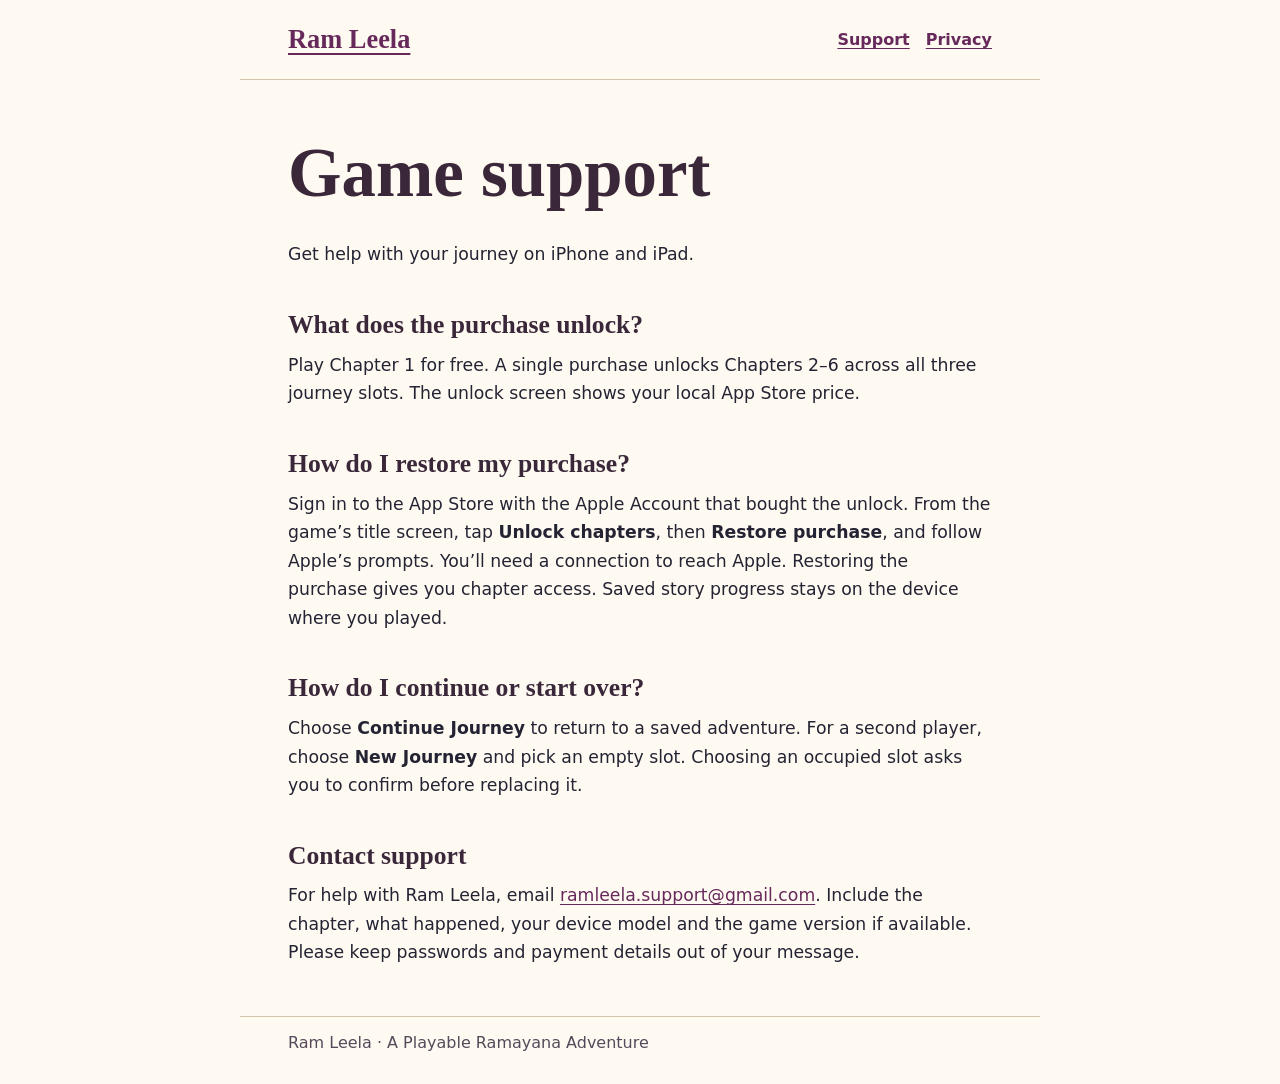
<file: index.html>
<!doctype html>
<html lang="en"><head><meta charset="utf-8"><meta name="viewport" content="width=device-width,initial-scale=1"><title>Game support · Ram Leela</title><link rel="stylesheet" href="site.css"></head>
<body><header><a class="brand" href="./">Ram Leela</a><nav aria-label="Help and policies"><a href="./">Support</a><a href="privacy.html">Privacy</a></nav></header><main><h1>Game support</h1>
<p>Get help with your journey on iPhone and iPad.</p>
<h2>What does the purchase unlock?</h2><p>Play Chapter 1 for free. A single purchase unlocks Chapters 2–6 across all three journey slots. The unlock screen shows your local App Store price.</p>
<h2>How do I restore my purchase?</h2><p>Sign in to the App Store with the Apple Account that bought the unlock. From the game’s title screen, tap <strong>Unlock chapters</strong>, then <strong>Restore purchase</strong>, and follow Apple’s prompts. You’ll need a connection to reach Apple. Restoring the purchase gives you chapter access. Saved story progress stays on the device where you played.</p>
<h2>How do I continue or start over?</h2><p>Choose <strong>Continue Journey</strong> to return to a saved adventure. For a second player, choose <strong>New Journey</strong> and pick an empty slot. Choosing an occupied slot asks you to confirm before replacing it.</p>
<h2>Contact support</h2><p>For help with Ram Leela, email <a href="mailto:ramleela.support@gmail.com">ramleela.support@gmail.com</a>. Include the chapter, what happened, your device model and the game version if available. Please keep passwords and payment details out of your message.</p>
</main><footer>Ram Leela · A Playable Ramayana Adventure</footer></body></html>
</file>
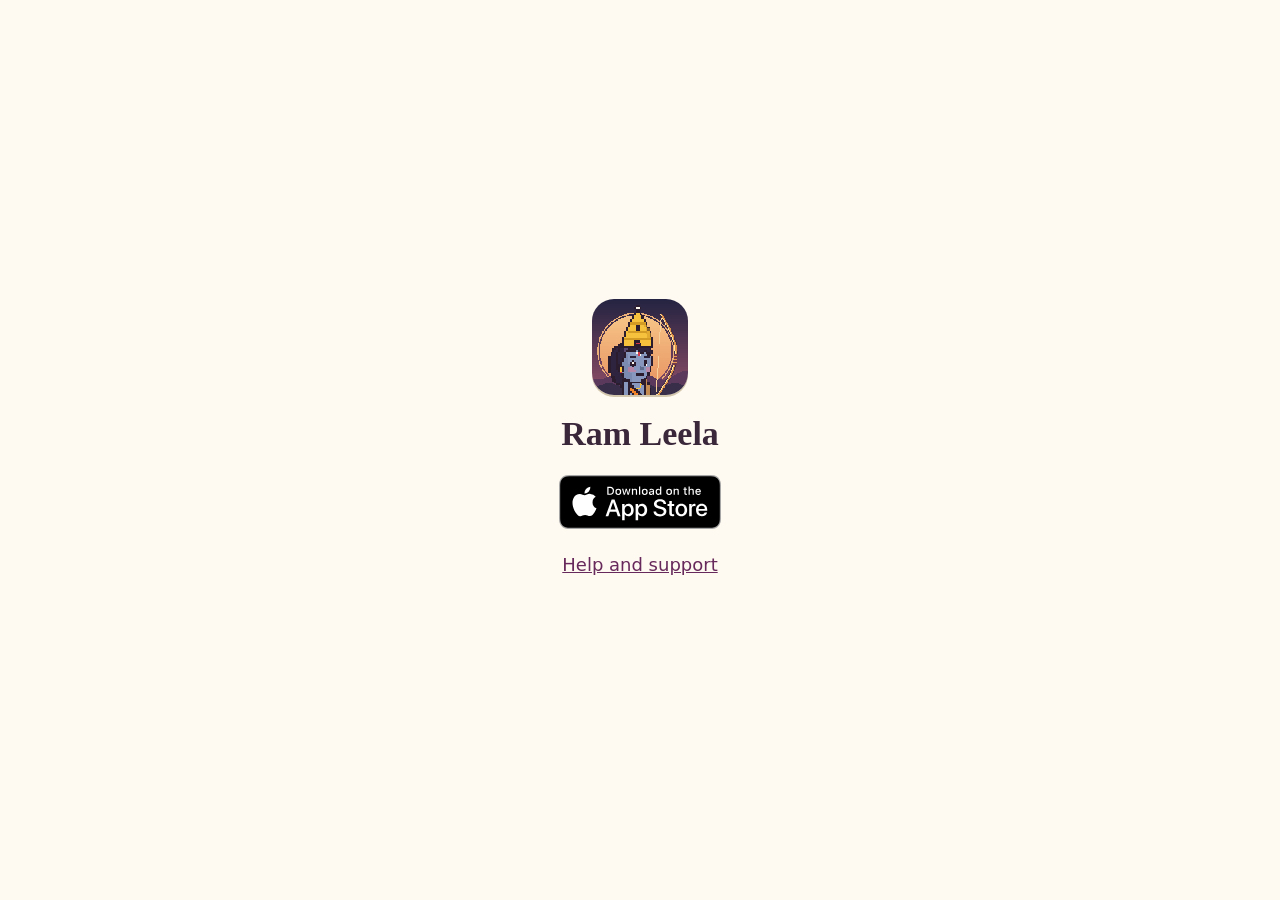
<file: get/index.html>
<!doctype html>
<html lang="en">
<head>
<meta charset="utf-8">
<meta name="viewport" content="width=device-width, initial-scale=1">
<title>Get Ram Leela</title>
<meta name="robots" content="noindex">
<link rel="icon" href="../icon.png">
<style>
  :root { color-scheme: light; --bg: #fffaf1; --ink: #3a273a; --muted: #55495b; --line: #d2c6ac; }
  * { box-sizing: border-box; }
  body { margin: 0; min-height: 100vh; display: grid; place-items: center; background: var(--bg); color: var(--ink); font: 18px/1.55 system-ui, -apple-system, "Segoe UI", Roboto, sans-serif; }
  main { max-width: 420px; padding: 24px 16px; text-align: center; }
  .icon { width: 96px; height: 96px; border-radius: 22px; image-rendering: pixelated; box-shadow: 0 2px 0 var(--line); }
  h1 { margin: 12px 0 4px; font: 700 34px/1.1 Georgia, serif; }
  p { color: var(--muted); margin: 0 0 22px; }
  .store { display: block; margin: 12px auto; width: fit-content; }
  .store img { display: block; height: 54px; width: auto; }
  a { color: #67295b; }
</style>
</head>
<body>
<main>
  <img class="icon" src="../icon.png" alt="">
  <h1>Ram Leela</h1>
  <p id="msg"></p>
  <a class="store" id="ios" href="https://apps.apple.com/app/id6837727833"><img src="../app-store.svg" alt="Download on the App Store" width="162" height="54"></a>
  <p id="tip" hidden>Tap the button above. If nothing happens, tap <b>&middot;&middot;&middot;</b> at the top right and choose <b>Open in external browser</b>.</p>
  <p style="margin-top:22px"><a href="../">Help and support</a></p>
</main>
<script>
  // ?ct=campaign-name (e.g. from an ad) is passed on to Apple's App Analytics campaign tracking.
  var ct = (new URLSearchParams(location.search).get('ct') || '').replace(/[^\w-]/g, '').slice(0, 40);
  var ios = document.getElementById('ios');
  if (ct) ios.href = 'https://apps.apple.com/app/apple-store/id6837727833?pt=431076&ct=' + ct + '&mt=8';
  var ua = navigator.userAgent;
  var isIOS = /iPhone|iPad|iPod/.test(ua) || (/Macintosh/.test(ua) && navigator.maxTouchPoints > 1);
  // Instagram's and Facebook's own browsers sometimes stall on the jump: if the page is still
  // showing a moment later, a bigger button and a tip appear (a real tap opens the App Store).
  var inApp = /Instagram|FBAN|FBAV|FB_IAB|FBIOS/.test(ua);
  if (isIOS) {
    location.replace(ios.href);
    if (inApp) setTimeout(function () {
      if (document.visibilityState !== 'visible') return;
      document.getElementById('tip').hidden = false;
      document.querySelector('.store img').style.height = '72px';
    }, 1500);
  } else if (/Android/i.test(ua)) {
    document.getElementById('msg').textContent = 'Ram Leela is on iPhone and iPad for now.';
  }
</script>
</body>
</html>
</file>
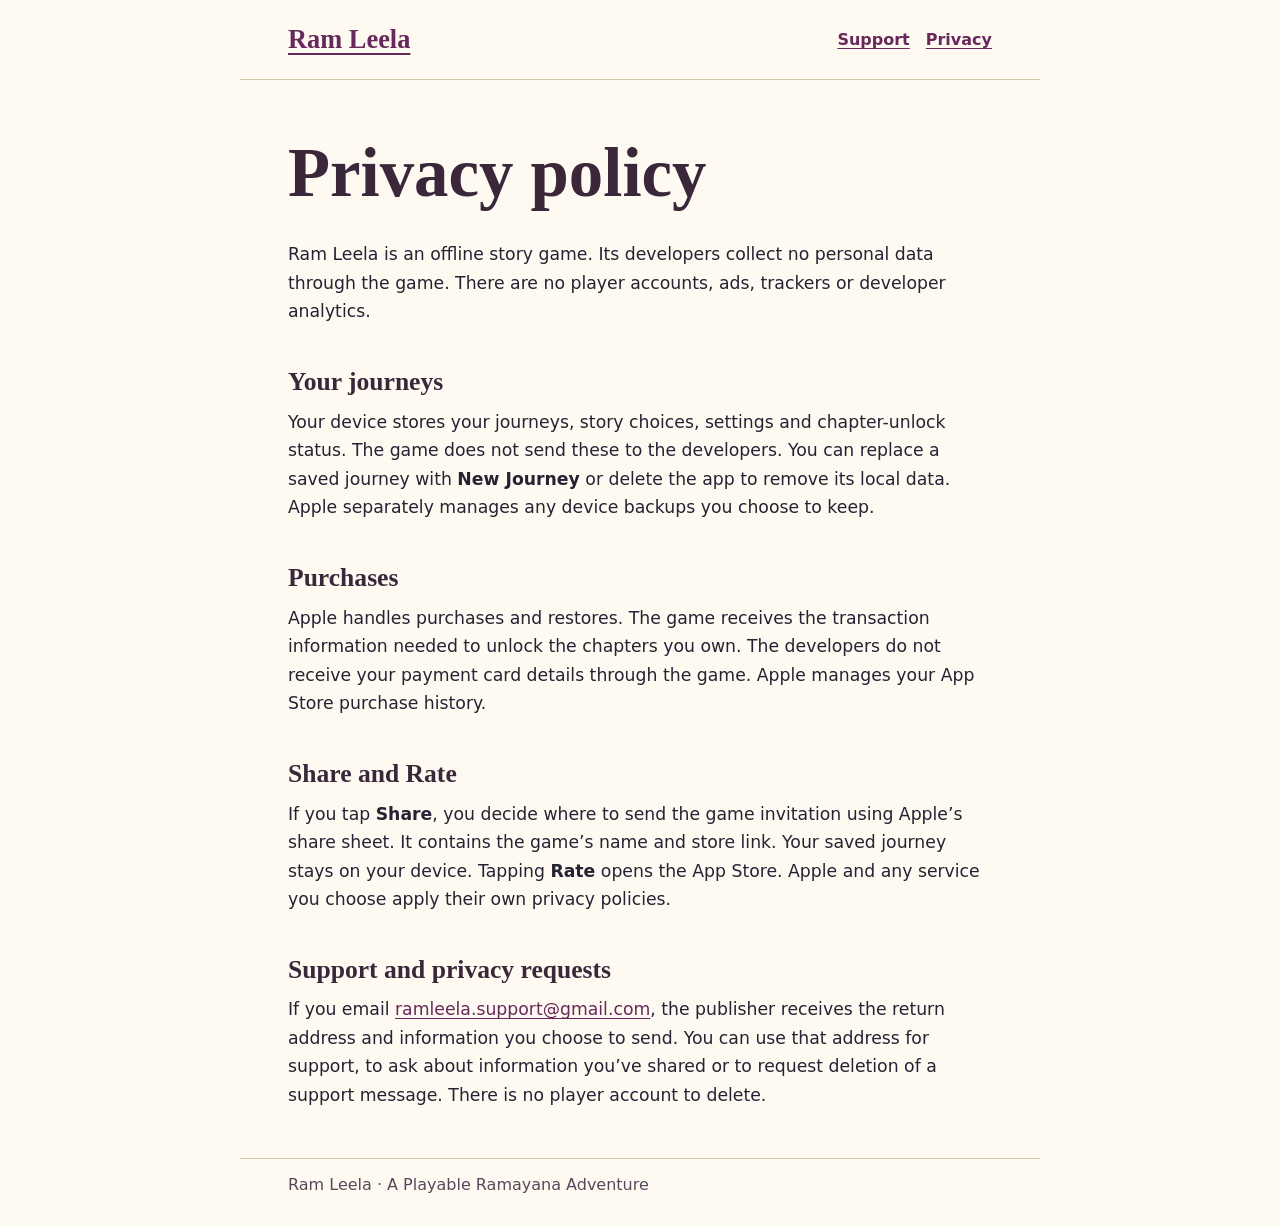
<file: privacy.html>
<!doctype html>
<html lang="en"><head><meta charset="utf-8"><meta name="viewport" content="width=device-width,initial-scale=1"><title>Privacy policy · Ram Leela</title><link rel="stylesheet" href="site.css"></head>
<body><header><a class="brand" href="./">Ram Leela</a><nav aria-label="Help and policies"><a href="./">Support</a><a href="privacy.html">Privacy</a></nav></header><main><h1>Privacy policy</h1>
<p>Ram Leela is an offline story game. Its developers collect no personal data through the game. There are no player accounts, ads, trackers or developer analytics.</p>
<h2>Your journeys</h2><p>Your device stores your journeys, story choices, settings and chapter-unlock status. The game does not send these to the developers. You can replace a saved journey with <strong>New Journey</strong> or delete the app to remove its local data. Apple separately manages any device backups you choose to keep.</p>
<h2>Purchases</h2><p>Apple handles purchases and restores. The game receives the transaction information needed to unlock the chapters you own. The developers do not receive your payment card details through the game. Apple manages your App Store purchase history.</p>
<h2>Share and Rate</h2><p>If you tap <strong>Share</strong>, you decide where to send the game invitation using Apple’s share sheet. It contains the game’s name and store link. Your saved journey stays on your device. Tapping <strong>Rate</strong> opens the App Store. Apple and any service you choose apply their own privacy policies.</p>
<h2>Support and privacy requests</h2><p>If you email <a href="mailto:ramleela.support@gmail.com">ramleela.support@gmail.com</a>, the publisher receives the return address and information you choose to send. You can use that address for support, to ask about information you’ve shared or to request deletion of a support message. There is no player account to delete.</p>
</main><footer>Ram Leela · A Playable Ramayana Adventure</footer></body></html>
</file>
<file: site.css>
:root{color-scheme:light;font-family:system-ui,sans-serif;color:#242334;background:#fffaf1;font-size:100%}
*{box-sizing:border-box}body{margin:0}header,main,footer{max-width:50rem;margin:auto;padding:1.5rem clamp(1.1rem,5vw,3rem)}
header{display:flex;align-items:center;justify-content:space-between;gap:1rem;border-bottom:1px solid #d2c6ac;flex-wrap:wrap}
header a{font-weight:700}header .brand{font-family:Georgia,serif;font-size:1.65rem}
nav{display:flex;gap:1rem}main{padding-top:2.5rem;padding-bottom:2.5rem}
h1,h2{font-family:Georgia,serif;line-height:1.15;color:#3a273a}h1{font-size:clamp(2.5rem,8vw,4.3rem);margin:.2em 0 .4em}
h2{font-size:1.6rem;margin:1.6em 0 .45em}p,li{font-size:1.08rem;line-height:1.65;max-width:67ch;margin:.55rem 0}
a{color:#67295b;text-underline-offset:.19em}a:focus-visible{outline:3px solid #ad5b1b;outline-offset:3px}
footer{padding-top:1rem;padding-bottom:2rem;border-top:1px solid #d2c6ac;color:#55495b}
</file>
